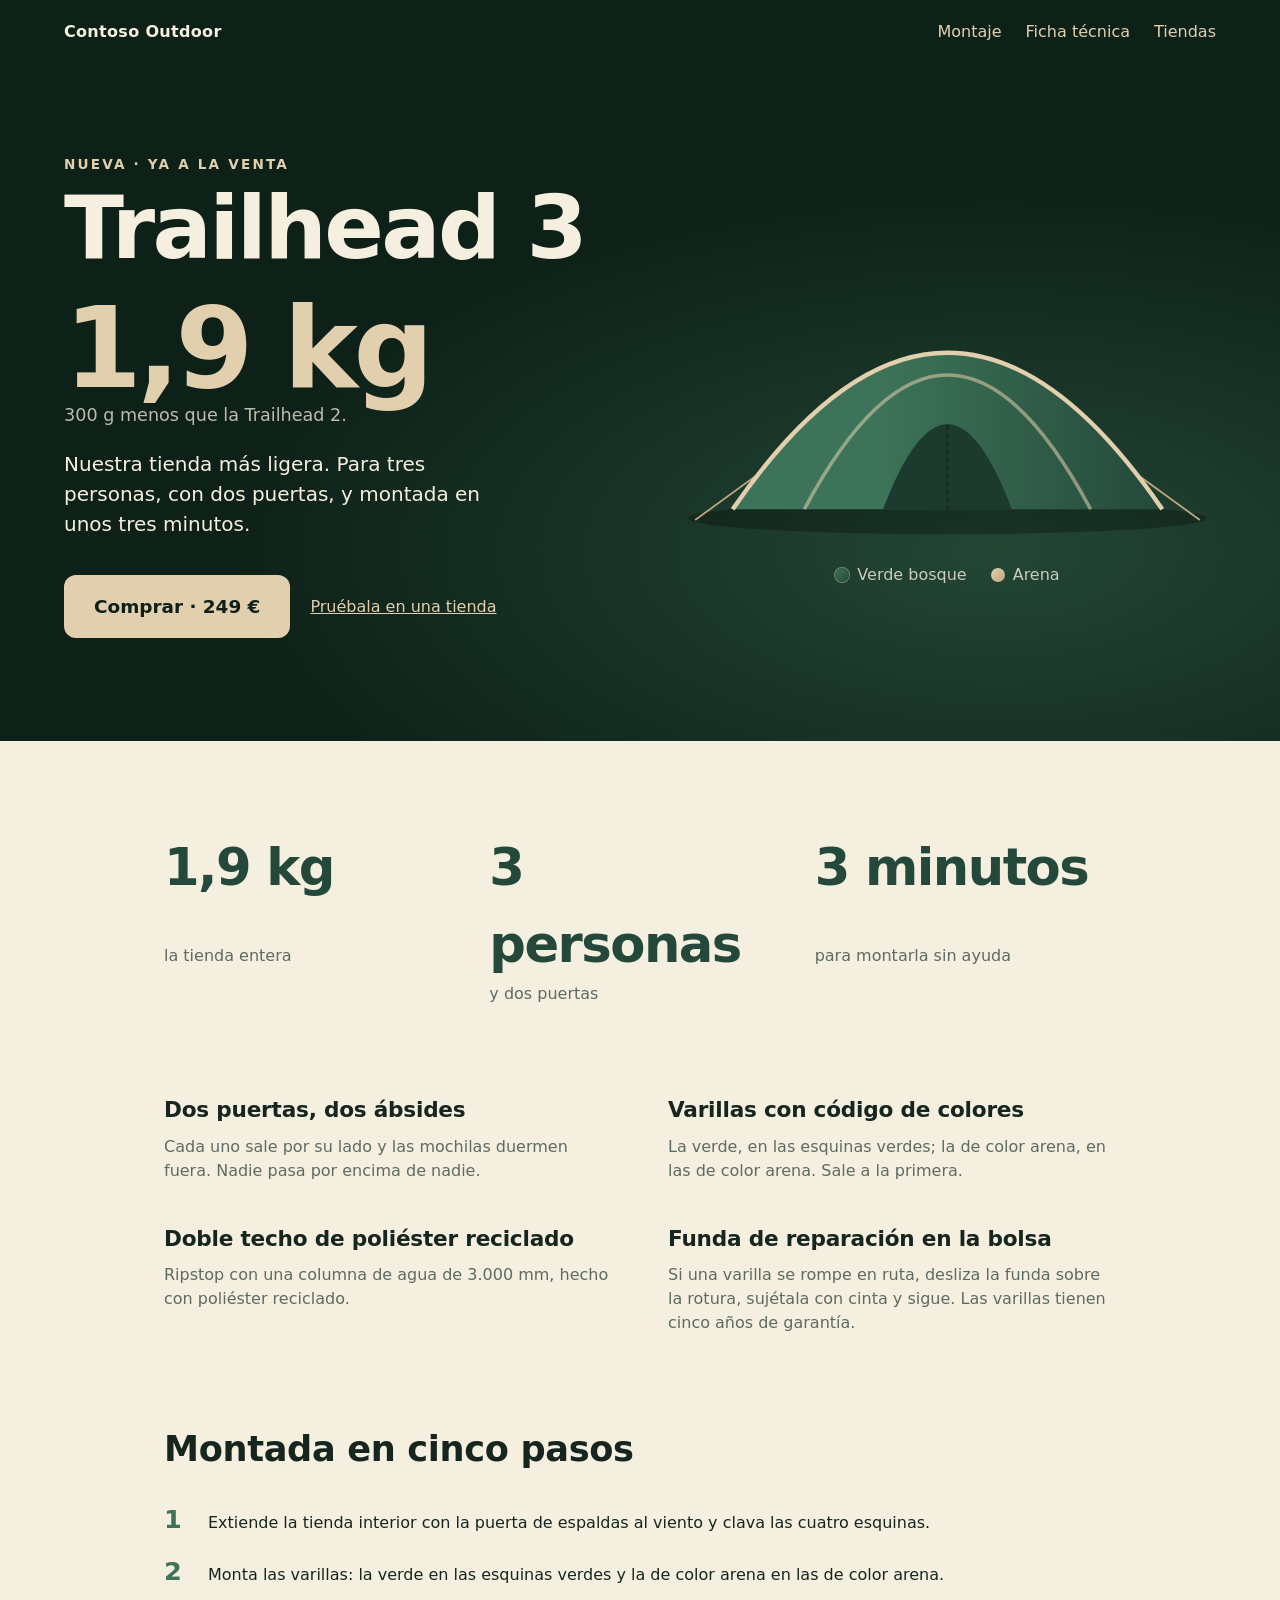
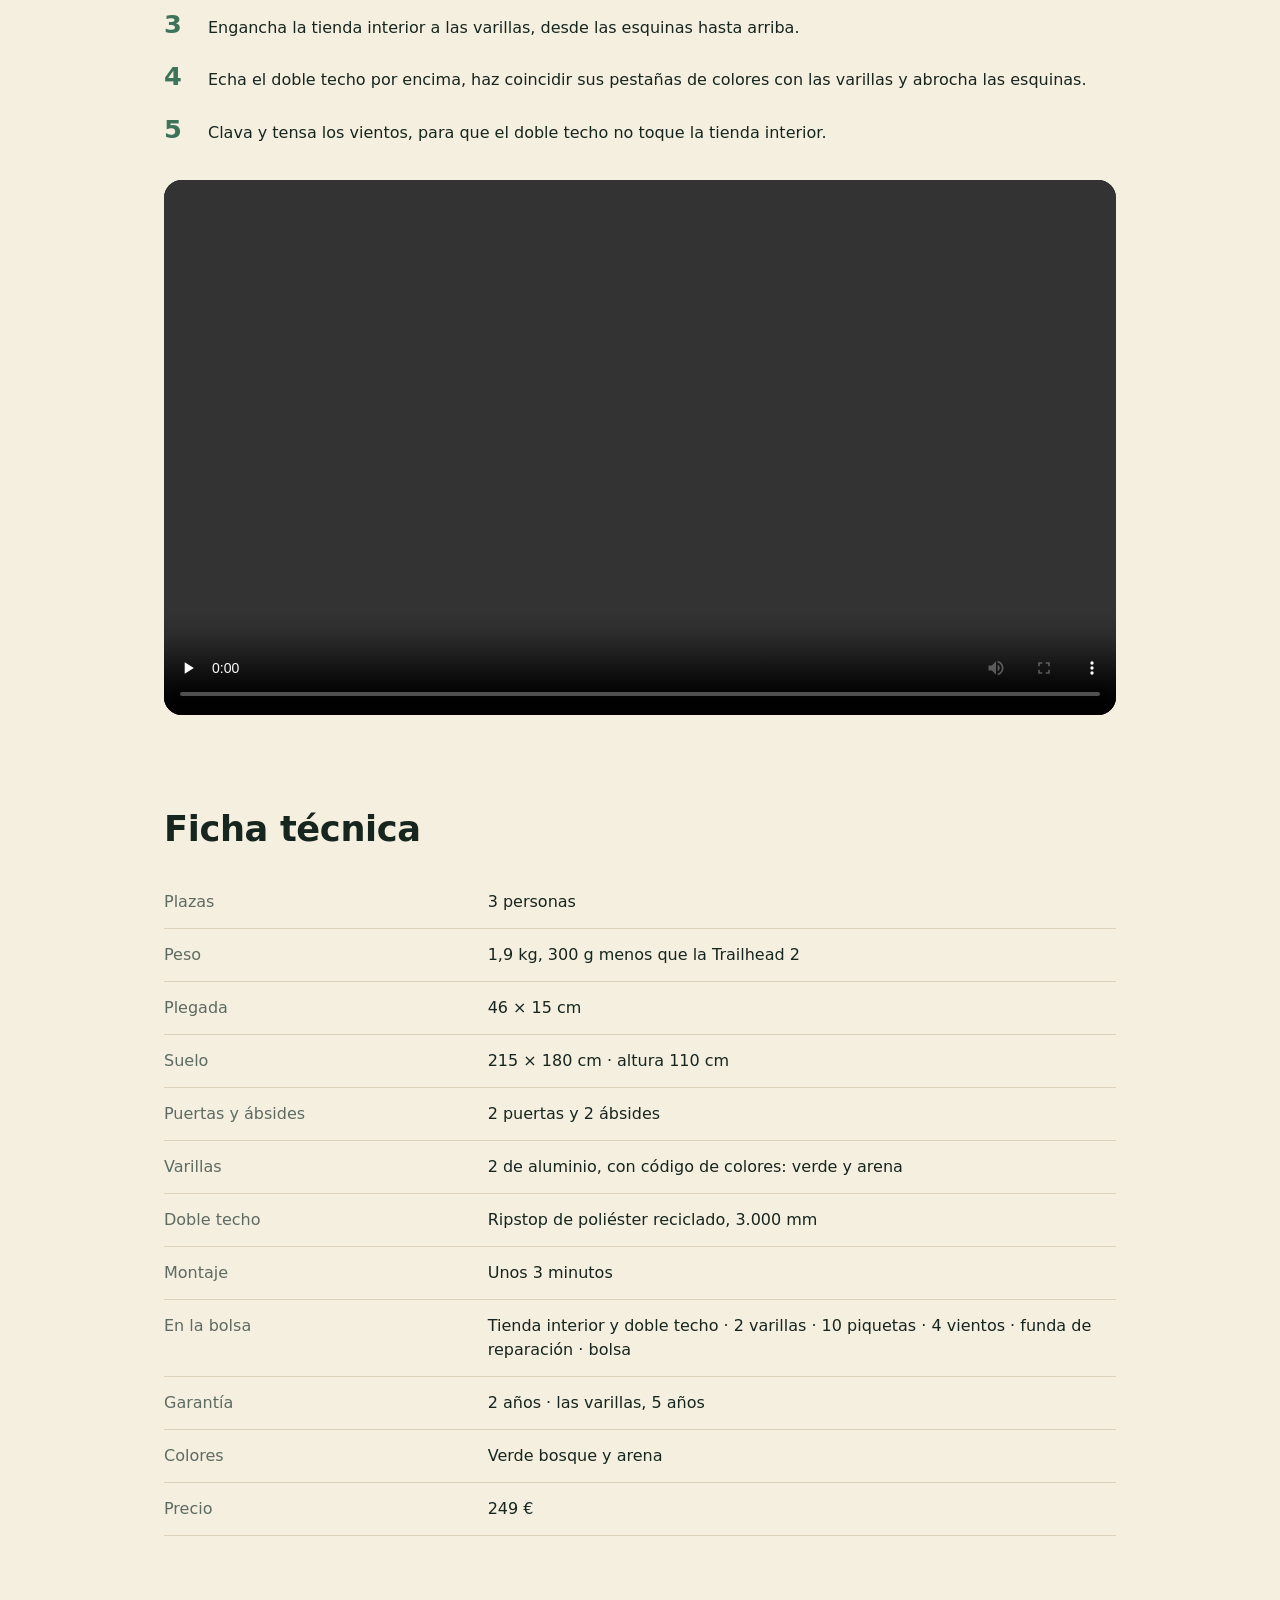
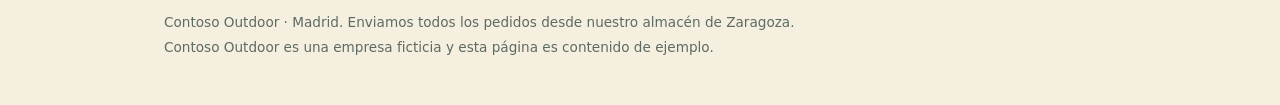
<file: Resources/Demo.noindex/Code/trailhead-3-launch/index.html>
<!doctype html>
<!--
  contoso.com/trailhead-3 · v3, October 15 · Sara Navarro
  Brief: Lucía's voice memo of October 7. Lead with the weight, mention the recycled fly, and never say it's the
  lightest tent on the market. Every fact here comes from the spec sheet: if they ever disagree, the spec sheet wins.
-->
<html lang="es" data-phase="soon">
  <head>
    <meta charset="utf-8" />
    <meta name="viewport" content="width=device-width, initial-scale=1" />
    <title>Trailhead 3 · Contoso Outdoor</title>
    <meta
      name="description"
      content="Trailhead 3: tienda de campaña para tres personas que pesa 1,9 kg y se monta en unos tres minutos. Desde el 3 de noviembre, por 249 €."
    />
    <link rel="stylesheet" href="styles.css" />
    <script type="module" src="countdown.js"></script>
  </head>
  <body>
    <header class="bar">
      <a class="brand" href="https://contoso.com">Contoso Outdoor</a>
      <nav>
        <a href="#montaje">Montaje</a>
        <a href="#ficha">Ficha técnica</a>
        <a href="https://contoso.com/tiendas">Tiendas</a>
      </nav>
    </header>

    <main>
      <section class="hero">
        <div class="pitch">
          <p class="kicker"><span class="soon">Nueva · 3 de noviembre</span><span class="live">Nueva · ya a la venta</span></p>
          <h1>Trailhead 3</h1>
          <p class="weight"><strong>1,9 kg</strong><span>300 g menos que la Trailhead 2.</span></p>
          <p class="lede">Nuestra tienda más ligera. Para tres personas, con dos puertas, y montada en unos tres minutos.</p>

          <div class="soon">
            <p class="when">Llega el martes 3 de noviembre a las 9:00.</p>
            <ol class="countdown" aria-hidden="true">
              <li><b data-unit="days">--</b>días</li>
              <li><b data-unit="hours">--</b>horas</li>
              <li><b data-unit="minutes">--</b>minutos</li>
              <li><b data-unit="seconds">--</b>segundos</li>
            </ol>
            <p class="visually-hidden" data-countdown-sentence></p>

            <form class="notify" action="/api/trailhead-3/notify" method="post">
              <label for="email">¿Te avisamos ese día?</label>
              <div class="field">
                <input id="email" name="email" type="email" autocomplete="email" placeholder="tu@correo.es" required />
                <button type="submit">Avísame</button>
              </div>
              <p class="fine" data-notify-status>
                Te escribiremos una sola vez, el 3 de noviembre a las 9:00, y después borraremos tu dirección.
              </p>
            </form>
          </div>

          <div class="live actions">
            <a class="buy" href="https://contoso.com/trailhead-3/comprar">Comprar · 249 €</a>
            <a class="quiet" href="https://contoso.com/tiendas">Pruébala en una tienda</a>
          </div>
        </div>

        <!-- The spec sheet's drawing until the product photos arrive on October 28 (launch plan). -->
        <figure class="art">
          <svg viewBox="0 0 600 380" role="img" aria-label="La Trailhead 3 montada, en verde bosque">
            <defs>
              <linearGradient id="fly" x1="0" x2="1">
                <stop offset=".35" stop-color="#3d7358" />
                <stop offset="1" stop-color="#24493a" />
              </linearGradient>
            </defs>
            <ellipse cx="300" cy="350" rx="290" ry="18" fill="rgba(0,0,0,.28)" />
            <path d="M95 296 L18 352 M505 296 L582 352" stroke="#bfa57c" stroke-width="2" />
            <path d="M60 340 Q300 -10 540 340 Z" fill="url(#fly)" />
            <path d="M140 340 Q300 40 460 340" fill="none" stroke="#e2cfad" stroke-width="4" opacity=".55" />
            <path d="M60 340 Q300 -10 540 340" fill="none" stroke="#e2cfad" stroke-width="5" />
            <path d="M228 340 Q300 150 372 340 Z" fill="#1d3a2e" />
            <path d="M300 246 V340" stroke="rgba(0,0,0,.35)" stroke-width="2" stroke-dasharray="5 4" />
          </svg>
          <figcaption>
            <ul class="colors">
              <li><i class="forest"></i>Verde bosque</li>
              <li><i class="sand"></i>Arena</li>
            </ul>
          </figcaption>
        </figure>
      </section>

      <!-- The same three numbers as the poster in the stores' kit (Marta's campaign ideas). -->
      <section class="numbers" aria-label="En tres cifras">
        <p><strong>1,9 kg</strong>la tienda entera</p>
        <p><strong>3 personas</strong>y dos puertas</p>
        <p><strong>3 minutos</strong>para montarla sin ayuda</p>
      </section>

      <section class="features">
        <article>
          <h2>Dos puertas, dos ábsides</h2>
          <p>Cada uno sale por su lado y las mochilas duermen fuera. Nadie pasa por encima de nadie.</p>
        </article>
        <article>
          <h2>Varillas con código de colores</h2>
          <p>La verde, en las esquinas verdes; la de color arena, en las de color arena. Sale a la primera.</p>
        </article>
        <article>
          <h2>Doble techo de poliéster reciclado</h2>
          <p>Ripstop con una columna de agua de 3.000 mm, hecho con poliéster reciclado.</p>
        </article>
        <article>
          <h2>Funda de reparación en la bolsa</h2>
          <p>
            Si una varilla se rompe en ruta, desliza la funda sobre la rotura, sujétala con cinta y sigue. Las varillas
            tienen cinco años de garantía.
          </p>
        </article>
      </section>

      <section id="montaje" class="setup">
        <h2>Montada en cinco pasos</h2>
        <ol>
          <li>Extiende la tienda interior con la puerta de espaldas al viento y clava las cuatro esquinas.</li>
          <li>Monta las varillas: la verde en las esquinas verdes y la de color arena en las de color arena.</li>
          <li>Engancha la tienda interior a las varillas, desde las esquinas hasta arriba.</li>
          <li>Echa el doble techo por encima, haz coincidir sus pestañas de colores con las varillas y abrocha las esquinas.</li>
          <li>Clava y tensa los vientos, para que el doble techo no toque la tienda interior.</li>
        </ol>
        <video class="soon" src="media/trailhead-3-teaser.mp4" controls preload="none" playsinline></video>
        <video class="live" src="media/trailhead-3-setup-guide.mp4" controls preload="none" playsinline></video>
      </section>

      <section id="ficha" class="specs">
        <h2>Ficha técnica</h2>
        <table>
          <tr><th scope="row">Plazas</th><td>3 personas</td></tr>
          <tr><th scope="row">Peso</th><td>1,9 kg, 300 g menos que la Trailhead 2</td></tr>
          <tr><th scope="row">Plegada</th><td>46 × 15 cm</td></tr>
          <tr><th scope="row">Suelo</th><td>215 × 180 cm · altura 110 cm</td></tr>
          <tr><th scope="row">Puertas y ábsides</th><td>2 puertas y 2 ábsides</td></tr>
          <tr><th scope="row">Varillas</th><td>2 de aluminio, con código de colores: verde y arena</td></tr>
          <tr><th scope="row">Doble techo</th><td>Ripstop de poliéster reciclado, 3.000 mm</td></tr>
          <tr><th scope="row">Montaje</th><td>Unos 3 minutos</td></tr>
          <tr>
            <th scope="row">En la bolsa</th>
            <td>Tienda interior y doble techo · 2 varillas · 10 piquetas · 4 vientos · funda de reparación · bolsa</td>
          </tr>
          <tr><th scope="row">Garantía</th><td>2 años · las varillas, 5 años</td></tr>
          <tr><th scope="row">Colores</th><td>Verde bosque y arena</td></tr>
          <tr><th scope="row">Precio</th><td>249 €</td></tr>
        </table>
      </section>
    </main>

    <footer>
      <p>Contoso Outdoor · Madrid. Enviamos todos los pedidos desde nuestro almacén de Zaragoza.</p>
      <p>Contoso Outdoor es una empresa ficticia y esta página es contenido de ejemplo.</p>
    </footer>
  </body>
</html>
</file>
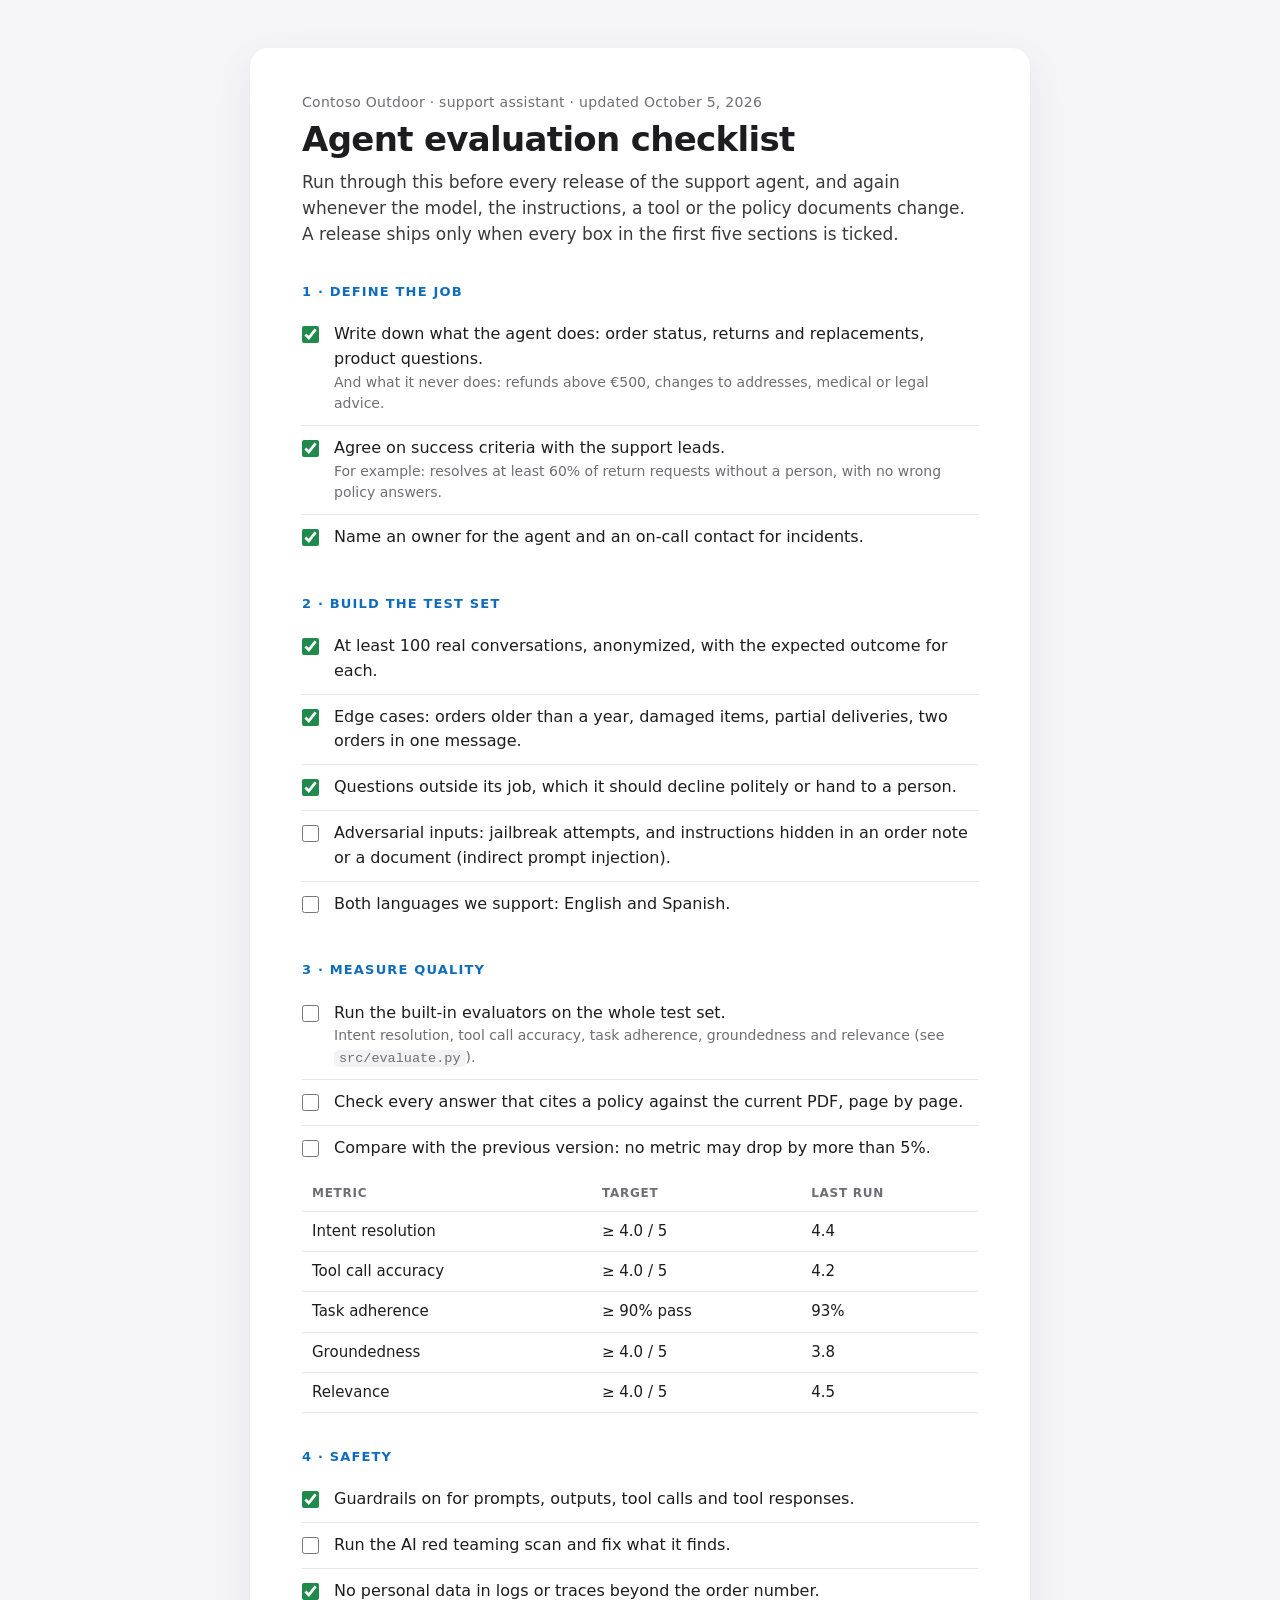
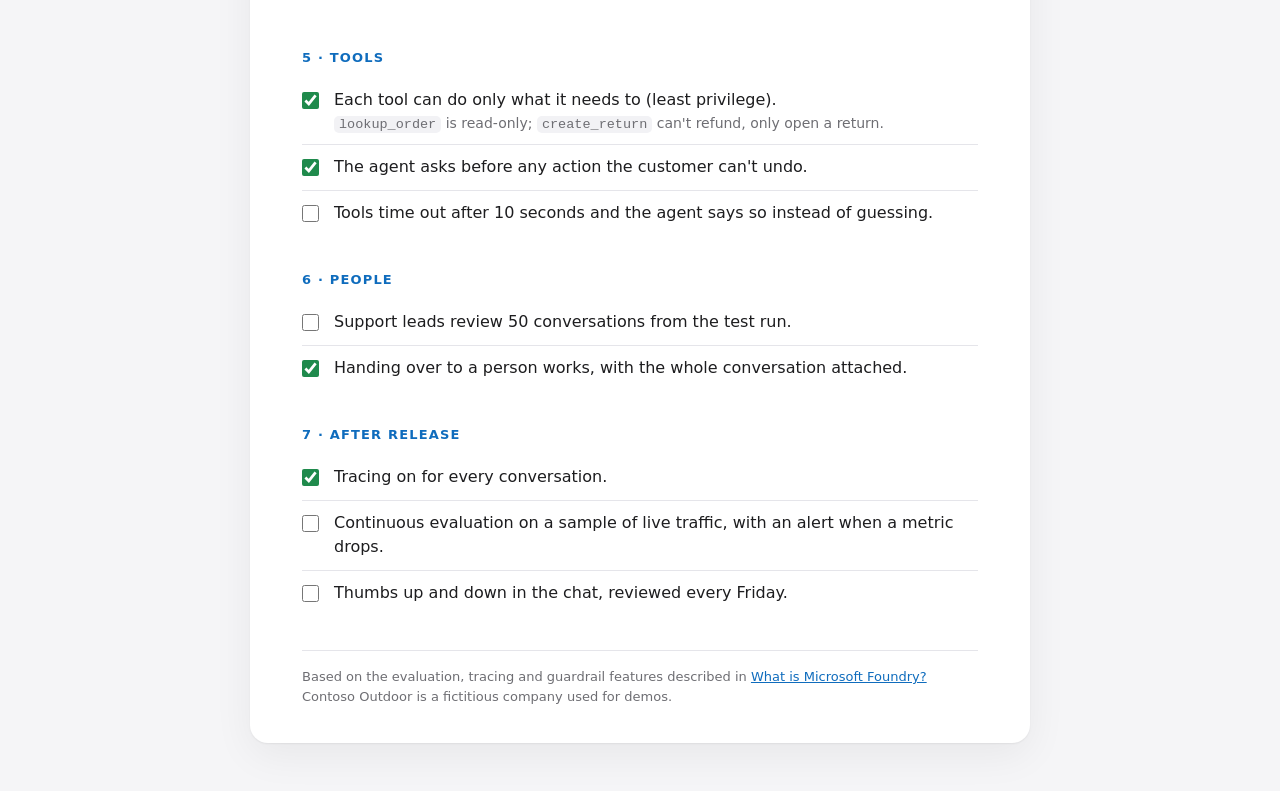
<file: Resources/Demo.noindex/Documents/Agent evaluation checklist.html>
<!doctype html>
<html lang="en">
<head>
<meta charset="utf-8">
<meta name="viewport" content="width=device-width, initial-scale=1">
<title>Agent evaluation checklist</title>
<style>
  :root { color-scheme: light; --ink: #1d1d1f; --muted: #6e6e73; --line: #e5e5ea; --accent: #0f6cbd; --ok: #1f8a4c; }
  * { box-sizing: border-box; }
  body { margin: 0; background: #f5f5f7; color: var(--ink); font: 16px/1.55 system-ui, -apple-system, "Segoe UI", Helvetica, Arial, sans-serif; }
  main { max-width: 780px; margin: 48px auto; padding: 44px 52px 36px; background: #fff; border-radius: 18px; box-shadow: 0 1px 2px rgba(0,0,0,.06), 0 12px 40px rgba(0,0,0,.06); }
  header p { margin: 0; color: var(--muted); font-size: 14px; letter-spacing: .02em; }
  h1 { margin: 6px 0 10px; font-size: 34px; line-height: 1.15; letter-spacing: -.02em; }
  .lede { margin: 0 0 28px; color: #3a3a3c; font-size: 17px; }
  h2 { margin: 34px 0 10px; font-size: 13px; text-transform: uppercase; letter-spacing: .09em; color: var(--accent); }
  ul { list-style: none; margin: 0; padding: 0; }
  li { display: grid; grid-template-columns: 26px 1fr; gap: 6px; padding: 10px 0; border-top: 1px solid var(--line); }
  li:first-child { border-top: 0; }
  input { width: 17px; height: 17px; margin: 4px 0 0; accent-color: var(--ok); }
  li small { display: block; color: var(--muted); font-size: 14px; }
  code { font: 13.5px ui-monospace, "SF Mono", Menlo, Consolas, monospace; background: #f2f2f5; padding: 1px 5px; border-radius: 5px; }
  table { width: 100%; border-collapse: collapse; margin: 6px 0 0; font-size: 15px; }
  th, td { text-align: left; padding: 8px 10px; border-bottom: 1px solid var(--line); }
  th { font-size: 12px; text-transform: uppercase; letter-spacing: .06em; color: var(--muted); font-weight: 600; }
  td:last-child { font-variant-numeric: tabular-nums; white-space: nowrap; }
  footer { margin-top: 34px; padding-top: 16px; border-top: 1px solid var(--line); color: var(--muted); font-size: 13px; }
  footer a { color: var(--accent); }
</style>
</head>
<body>
<main>
  <header>
    <p>Contoso Outdoor · support assistant · updated October 5, 2026</p>
    <h1>Agent evaluation checklist</h1>
  </header>
  <p class="lede">Run through this before every release of the support agent, and again whenever the model, the instructions, a tool or the policy documents change. A release ships only when every box in the first five sections is ticked.</p>

  <h2>1 · Define the job</h2>
  <ul>
    <li><input type="checkbox" checked><div>Write down what the agent does: order status, returns and replacements, product questions.<small>And what it never does: refunds above €500, changes to addresses, medical or legal advice.</small></div></li>
    <li><input type="checkbox" checked><div>Agree on success criteria with the support leads.<small>For example: resolves at least 60% of return requests without a person, with no wrong policy answers.</small></div></li>
    <li><input type="checkbox" checked><div>Name an owner for the agent and an on-call contact for incidents.</div></li>
  </ul>

  <h2>2 · Build the test set</h2>
  <ul>
    <li><input type="checkbox" checked><div>At least 100 real conversations, anonymized, with the expected outcome for each.</div></li>
    <li><input type="checkbox" checked><div>Edge cases: orders older than a year, damaged items, partial deliveries, two orders in one message.</div></li>
    <li><input type="checkbox" checked><div>Questions outside its job, which it should decline politely or hand to a person.</div></li>
    <li><input type="checkbox"><div>Adversarial inputs: jailbreak attempts, and instructions hidden in an order note or a document (indirect prompt injection).</div></li>
    <li><input type="checkbox"><div>Both languages we support: English and Spanish.</div></li>
  </ul>

  <h2>3 · Measure quality</h2>
  <ul>
    <li><input type="checkbox"><div>Run the built-in evaluators on the whole test set.<small>Intent resolution, tool call accuracy, task adherence, groundedness and relevance (see <code>src/evaluate.py</code>).</small></div></li>
    <li><input type="checkbox"><div>Check every answer that cites a policy against the current PDF, page by page.</div></li>
    <li><input type="checkbox"><div>Compare with the previous version: no metric may drop by more than 5%.</div></li>
  </ul>
  <table>
    <thead><tr><th>Metric</th><th>Target</th><th>Last run</th></tr></thead>
    <tbody>
      <tr><td>Intent resolution</td><td>≥ 4.0 / 5</td><td>4.4</td></tr>
      <tr><td>Tool call accuracy</td><td>≥ 4.0 / 5</td><td>4.2</td></tr>
      <tr><td>Task adherence</td><td>≥ 90% pass</td><td>93%</td></tr>
      <tr><td>Groundedness</td><td>≥ 4.0 / 5</td><td>3.8</td></tr>
      <tr><td>Relevance</td><td>≥ 4.0 / 5</td><td>4.5</td></tr>
    </tbody>
  </table>

  <h2>4 · Safety</h2>
  <ul>
    <li><input type="checkbox" checked><div>Guardrails on for prompts, outputs, tool calls and tool responses.</div></li>
    <li><input type="checkbox"><div>Run the AI red teaming scan and fix what it finds.</div></li>
    <li><input type="checkbox" checked><div>No personal data in logs or traces beyond the order number.</div></li>
  </ul>

  <h2>5 · Tools</h2>
  <ul>
    <li><input type="checkbox" checked><div>Each tool can do only what it needs to (least privilege).<small><code>lookup_order</code> is read-only; <code>create_return</code> can't refund, only open a return.</small></div></li>
    <li><input type="checkbox" checked><div>The agent asks before any action the customer can't undo.</div></li>
    <li><input type="checkbox"><div>Tools time out after 10 seconds and the agent says so instead of guessing.</div></li>
  </ul>

  <h2>6 · People</h2>
  <ul>
    <li><input type="checkbox"><div>Support leads review 50 conversations from the test run.</div></li>
    <li><input type="checkbox" checked><div>Handing over to a person works, with the whole conversation attached.</div></li>
  </ul>

  <h2>7 · After release</h2>
  <ul>
    <li><input type="checkbox" checked><div>Tracing on for every conversation.</div></li>
    <li><input type="checkbox"><div>Continuous evaluation on a sample of live traffic, with an alert when a metric drops.</div></li>
    <li><input type="checkbox"><div>Thumbs up and down in the chat, reviewed every Friday.</div></li>
  </ul>

  <footer>
    Based on the evaluation, tracing and guardrail features described in
    <a href="https://learn.microsoft.com/en-us/azure/ai-foundry/what-is-azure-ai-foundry">What is Microsoft Foundry?</a>
    Contoso Outdoor is a fictitious company used for demos.
  </footer>
</main>
</body>
</html>
</file>
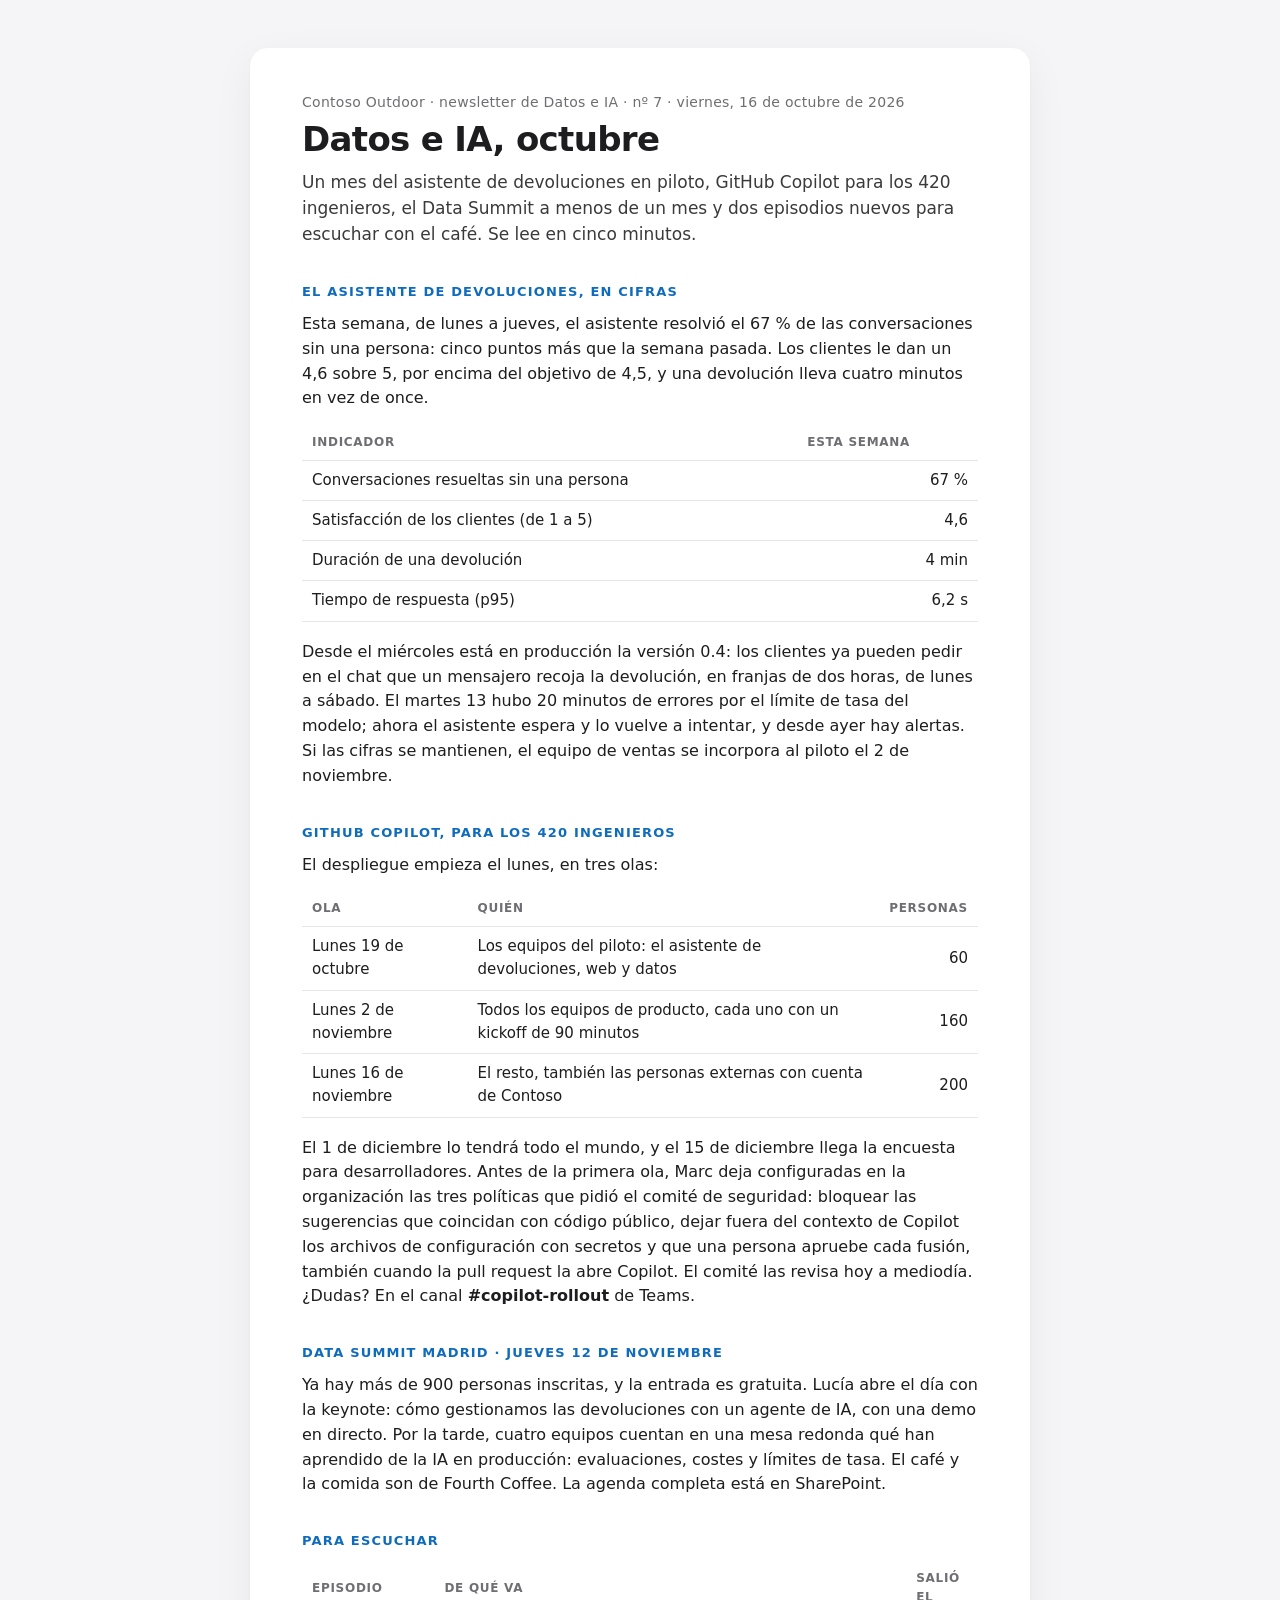
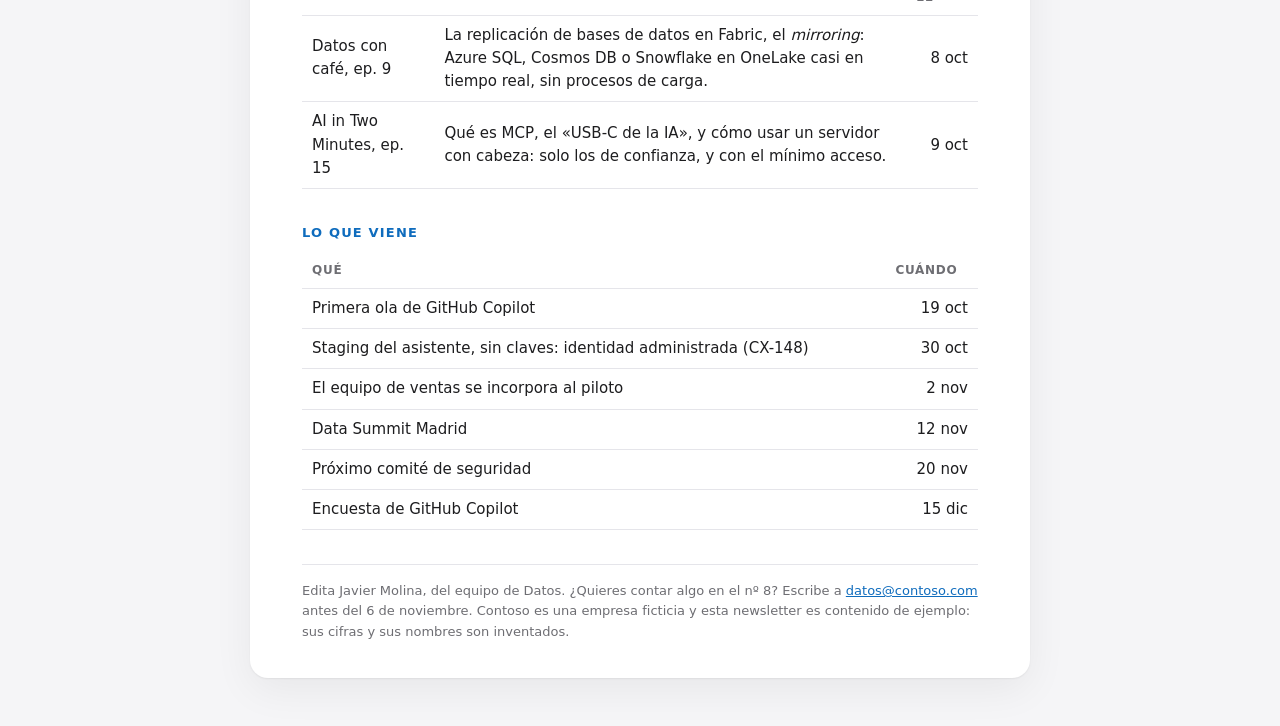
<file: Resources/Demo.noindex/Documents/Newsletter – Datos e IA, octubre.html>
<!doctype html>
<html lang="es">
<head>
<meta charset="utf-8">
<meta name="viewport" content="width=device-width, initial-scale=1">
<title>Datos e IA · octubre · nº 7</title>
<style>
  :root { color-scheme: light; --ink: #1d1d1f; --muted: #6e6e73; --line: #e5e5ea; --accent: #0f6cbd; --ok: #1f8a4c; }
  * { box-sizing: border-box; }
  body { margin: 0; background: #f5f5f7; color: var(--ink); font: 16px/1.55 system-ui, -apple-system, "Segoe UI", Helvetica, Arial, sans-serif; }
  main { max-width: 780px; margin: 48px auto; padding: 44px 52px 36px; background: #fff; border-radius: 18px; box-shadow: 0 1px 2px rgba(0,0,0,.06), 0 12px 40px rgba(0,0,0,.06); }
  header p { margin: 0; color: var(--muted); font-size: 14px; letter-spacing: .02em; }
  h1 { margin: 6px 0 10px; font-size: 34px; line-height: 1.15; letter-spacing: -.02em; }
  .lede { margin: 0 0 28px; color: #3a3a3c; font-size: 17px; }
  h2 { margin: 34px 0 10px; font-size: 13px; text-transform: uppercase; letter-spacing: .09em; color: var(--accent); }
  ul { list-style: none; margin: 0; padding: 0; }
  li { display: grid; grid-template-columns: 26px 1fr; gap: 6px; padding: 10px 0; border-top: 1px solid var(--line); }
  li:first-child { border-top: 0; }
  input { width: 17px; height: 17px; margin: 4px 0 0; accent-color: var(--ok); }
  li small { display: block; color: var(--muted); font-size: 14px; }
  code { font: 13.5px ui-monospace, "SF Mono", Menlo, Consolas, monospace; background: #f2f2f5; padding: 1px 5px; border-radius: 5px; }
  table { width: 100%; border-collapse: collapse; margin: 6px 0 0; font-size: 15px; }
  th, td { text-align: left; padding: 8px 10px; border-bottom: 1px solid var(--line); }
  th { font-size: 12px; text-transform: uppercase; letter-spacing: .06em; color: var(--muted); font-weight: 600; }
  td:last-child { font-variant-numeric: tabular-nums; white-space: nowrap; }
  footer { margin-top: 34px; padding-top: 16px; border-top: 1px solid var(--line); color: var(--muted); font-size: 13px; }
  footer a { color: var(--accent); }
  p { margin: 0 0 14px; }
  td:last-child { text-align: right; }
</style>
</head>
<body>
<main>
  <header>
    <p>Contoso Outdoor · newsletter de Datos e IA · nº 7 · viernes, 16 de octubre de 2026</p>
    <h1>Datos e IA, octubre</h1>
  </header>
  <p class="lede">Un mes del asistente de devoluciones en piloto, GitHub Copilot para los 420 ingenieros, el Data Summit a menos de un mes y dos episodios nuevos para escuchar con el café. Se lee en cinco minutos.</p>

  <h2>El asistente de devoluciones, en cifras</h2>
  <p>Esta semana, de lunes a jueves, el asistente resolvió el 67 % de las conversaciones sin una persona: cinco puntos más que la semana pasada. Los clientes le dan un 4,6 sobre 5, por encima del objetivo de 4,5, y una devolución lleva cuatro minutos en vez de once.</p>
  <table>
    <tr><th>Indicador</th><th>Esta semana</th></tr>
    <tr><td>Conversaciones resueltas sin una persona</td><td>67 %</td></tr>
    <tr><td>Satisfacción de los clientes (de 1 a 5)</td><td>4,6</td></tr>
    <tr><td>Duración de una devolución</td><td>4 min</td></tr>
    <tr><td>Tiempo de respuesta (p95)</td><td>6,2 s</td></tr>
  </table>
  <p style="margin-top:18px">Desde el miércoles está en producción la versión 0.4: los clientes ya pueden pedir en el chat que un mensajero recoja la devolución, en franjas de dos horas, de lunes a sábado. El martes 13 hubo 20 minutos de errores por el límite de tasa del modelo; ahora el asistente espera y lo vuelve a intentar, y desde ayer hay alertas. Si las cifras se mantienen, el equipo de ventas se incorpora al piloto el 2 de noviembre.</p>

  <h2>GitHub Copilot, para los 420 ingenieros</h2>
  <p>El despliegue empieza el lunes, en tres olas:</p>
  <table>
    <tr><th>Ola</th><th>Quién</th><th>Personas</th></tr>
    <tr><td>Lunes 19 de octubre</td><td>Los equipos del piloto: el asistente de devoluciones, web y datos</td><td>60</td></tr>
    <tr><td>Lunes 2 de noviembre</td><td>Todos los equipos de producto, cada uno con un kickoff de 90 minutos</td><td>160</td></tr>
    <tr><td>Lunes 16 de noviembre</td><td>El resto, también las personas externas con cuenta de Contoso</td><td>200</td></tr>
  </table>
  <p style="margin-top:18px">El 1 de diciembre lo tendrá todo el mundo, y el 15 de diciembre llega la encuesta para desarrolladores. Antes de la primera ola, Marc deja configuradas en la organización las tres políticas que pidió el comité de seguridad: bloquear las sugerencias que coincidan con código público, dejar fuera del contexto de Copilot los archivos de configuración con secretos y que una persona apruebe cada fusión, también cuando la pull request la abre Copilot. El comité las revisa hoy a mediodía. ¿Dudas? En el canal <b>#copilot-rollout</b> de Teams.</p>

  <h2>Data Summit Madrid · jueves 12 de noviembre</h2>
  <p>Ya hay más de 900 personas inscritas, y la entrada es gratuita. Lucía abre el día con la keynote: cómo gestionamos las devoluciones con un agente de IA, con una demo en directo. Por la tarde, cuatro equipos cuentan en una mesa redonda qué han aprendido de la IA en producción: evaluaciones, costes y límites de tasa. El café y la comida son de Fourth Coffee. La agenda completa está en SharePoint.</p>

  <h2>Para escuchar</h2>
  <table>
    <tr><th>Episodio</th><th>De qué va</th><th>Salió el</th></tr>
    <tr><td>Datos con café, ep. 9</td><td>La replicación de bases de datos en Fabric, el <i>mirroring</i>: Azure SQL, Cosmos DB o Snowflake en OneLake casi en tiempo real, sin procesos de carga.</td><td>8 oct</td></tr>
    <tr><td>AI in Two Minutes, ep. 15</td><td>Qué es MCP, el «USB-C de la IA», y cómo usar un servidor con cabeza: solo los de confianza, y con el mínimo acceso.</td><td>9 oct</td></tr>
  </table>

  <h2>Lo que viene</h2>
  <table>
    <tr><th>Qué</th><th>Cuándo</th></tr>
    <tr><td>Primera ola de GitHub Copilot</td><td>19 oct</td></tr>
    <tr><td>Staging del asistente, sin claves: identidad administrada (CX-148)</td><td>30 oct</td></tr>
    <tr><td>El equipo de ventas se incorpora al piloto</td><td>2 nov</td></tr>
    <tr><td>Data Summit Madrid</td><td>12 nov</td></tr>
    <tr><td>Próximo comité de seguridad</td><td>20 nov</td></tr>
    <tr><td>Encuesta de GitHub Copilot</td><td>15 dic</td></tr>
  </table>

  <footer>
    Edita Javier Molina, del equipo de Datos. ¿Quieres contar algo en el nº 8? Escribe a
    <a href="mailto:datos@contoso.com">datos@contoso.com</a> antes del 6 de noviembre.
    Contoso es una empresa ficticia y esta newsletter es contenido de ejemplo: sus cifras y sus nombres son inventados.
  </footer>
</main>
</body>
</html>
</file>
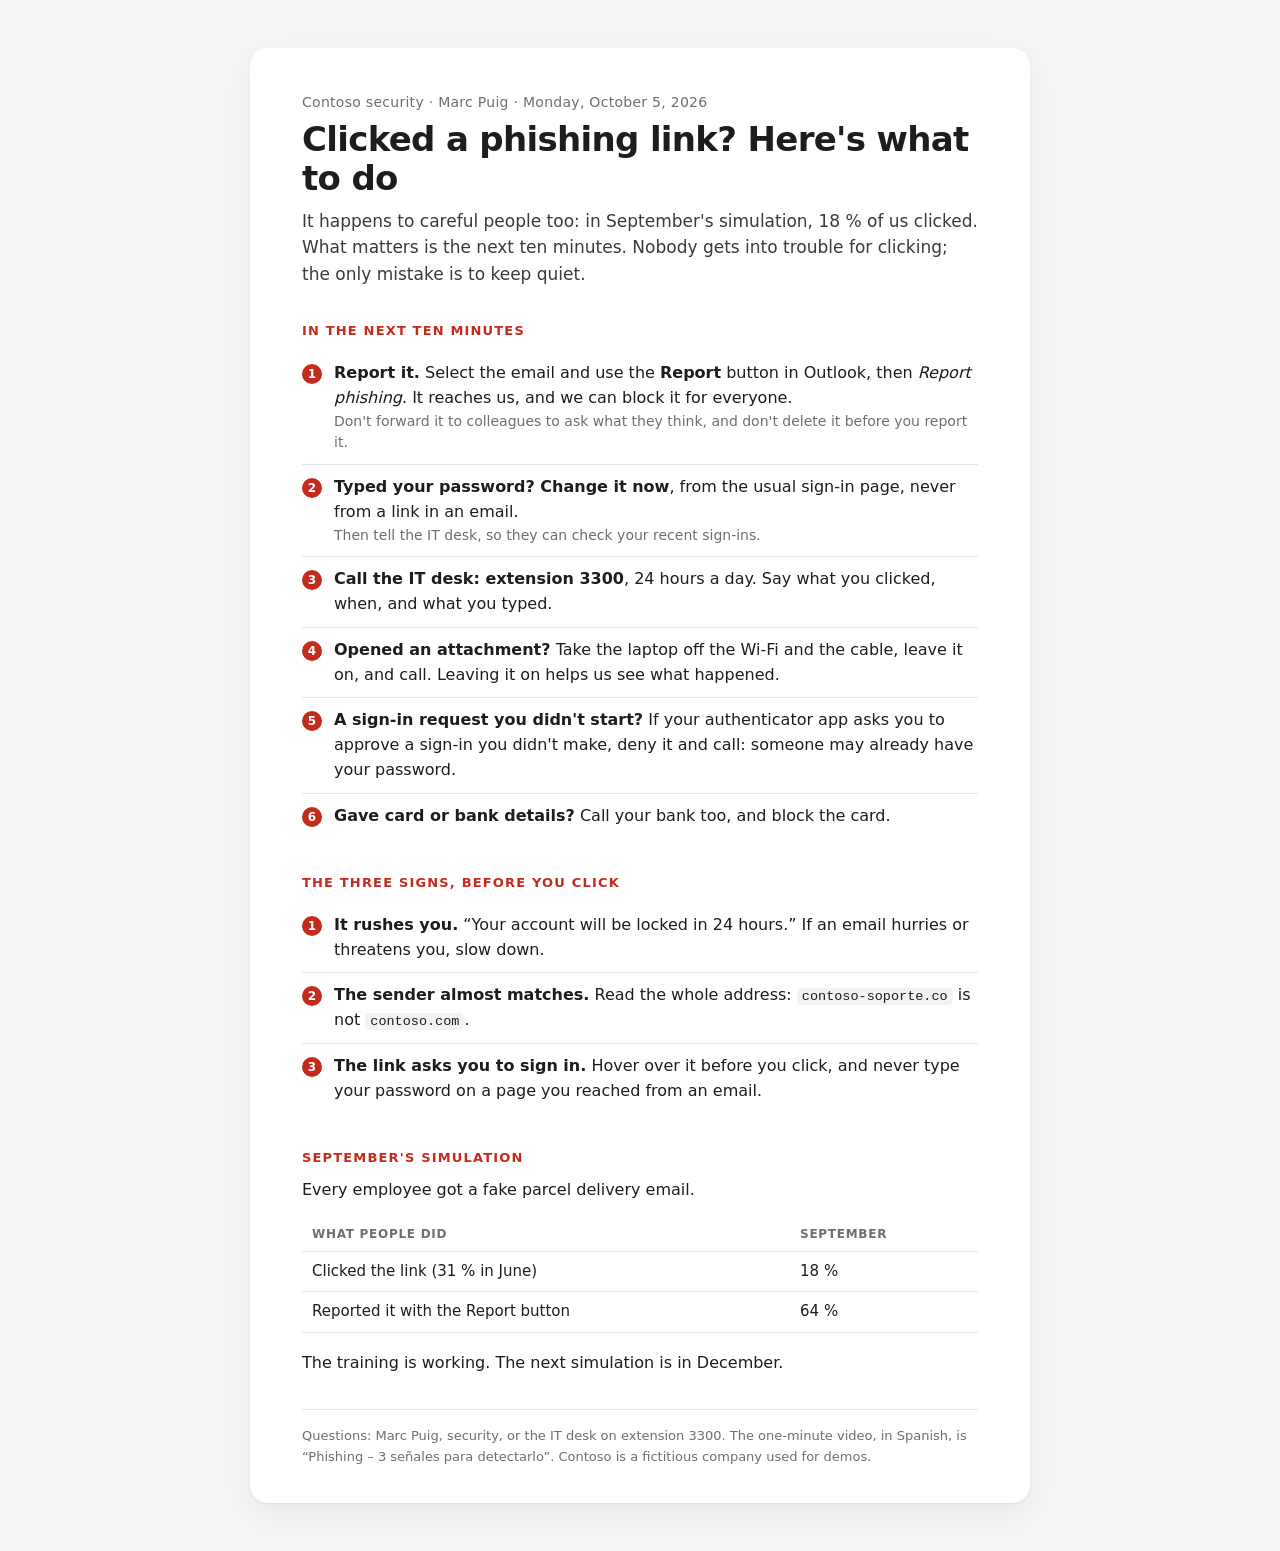
<file: Resources/Demo.noindex/Documents/Phishing – what to do if you clicked.html>
<!doctype html>
<html lang="en">
<head>
<meta charset="utf-8">
<meta name="viewport" content="width=device-width, initial-scale=1">
<title>Phishing – what to do if you clicked</title>
<style>
  :root { color-scheme: light; --ink: #1d1d1f; --muted: #6e6e73; --line: #e5e5ea; --accent: #c42b1c; --ok: #1f8a4c; }
  * { box-sizing: border-box; }
  body { margin: 0; background: #f5f5f7; color: var(--ink); font: 16px/1.55 system-ui, -apple-system, "Segoe UI", Helvetica, Arial, sans-serif; }
  main { max-width: 780px; margin: 48px auto; padding: 44px 52px 36px; background: #fff; border-radius: 18px; box-shadow: 0 1px 2px rgba(0,0,0,.06), 0 12px 40px rgba(0,0,0,.06); }
  header p { margin: 0; color: var(--muted); font-size: 14px; letter-spacing: .02em; }
  h1 { margin: 6px 0 10px; font-size: 34px; line-height: 1.15; letter-spacing: -.02em; }
  .lede { margin: 0 0 28px; color: #3a3a3c; font-size: 17px; }
  h2 { margin: 34px 0 10px; font-size: 13px; text-transform: uppercase; letter-spacing: .09em; color: var(--accent); }
  ul { list-style: none; margin: 0; padding: 0; }
  li { display: grid; grid-template-columns: 26px 1fr; gap: 6px; padding: 10px 0; border-top: 1px solid var(--line); }
  li:first-child { border-top: 0; }
  input { width: 17px; height: 17px; margin: 4px 0 0; accent-color: var(--ok); }
  li small { display: block; color: var(--muted); font-size: 14px; }
  code { font: 13.5px ui-monospace, "SF Mono", Menlo, Consolas, monospace; background: #f2f2f5; padding: 1px 5px; border-radius: 5px; }
  table { width: 100%; border-collapse: collapse; margin: 6px 0 0; font-size: 15px; }
  th, td { text-align: left; padding: 8px 10px; border-bottom: 1px solid var(--line); }
  th { font-size: 12px; text-transform: uppercase; letter-spacing: .06em; color: var(--muted); font-weight: 600; }
  td:last-child { font-variant-numeric: tabular-nums; white-space: nowrap; }
  footer { margin-top: 34px; padding-top: 16px; border-top: 1px solid var(--line); color: var(--muted); font-size: 13px; }
  footer a { color: var(--accent); }
  p { margin: 0 0 14px; }
  .n { width: 20px; height: 20px; margin-top: 3px; border-radius: 50%; background: var(--accent); color: #fff; font-size: 12px; font-weight: 700; display: grid; place-items: center; }
</style>
</head>
<body>
<main>
  <header>
    <p>Contoso security · Marc Puig · Monday, October 5, 2026</p>
    <h1>Clicked a phishing link? Here's what to do</h1>
  </header>
  <p class="lede">It happens to careful people too: in September's simulation, 18 % of us clicked. What matters is the next ten minutes. Nobody gets into trouble for clicking; the only mistake is to keep quiet.</p>

  <h2>In the next ten minutes</h2>
  <ul>
    <li><span class="n">1</span><div><b>Report it.</b> Select the email and use the <b>Report</b> button in Outlook, then <i>Report phishing</i>. It reaches us, and we can block it for everyone.<small>Don't forward it to colleagues to ask what they think, and don't delete it before you report it.</small></div></li>
    <li><span class="n">2</span><div><b>Typed your password? Change it now</b>, from the usual sign-in page, never from a link in an email.<small>Then tell the IT desk, so they can check your recent sign-ins.</small></div></li>
    <li><span class="n">3</span><div><b>Call the IT desk: extension 3300</b>, 24 hours a day. Say what you clicked, when, and what you typed.</div></li>
    <li><span class="n">4</span><div><b>Opened an attachment?</b> Take the laptop off the Wi-Fi and the cable, leave it on, and call. Leaving it on helps us see what happened.</div></li>
    <li><span class="n">5</span><div><b>A sign-in request you didn't start?</b> If your authenticator app asks you to approve a sign-in you didn't make, deny it and call: someone may already have your password.</div></li>
    <li><span class="n">6</span><div><b>Gave card or bank details?</b> Call your bank too, and block the card.</div></li>
  </ul>

  <h2>The three signs, before you click</h2>
  <ul>
    <li><span class="n">1</span><div><b>It rushes you.</b> “Your account will be locked in 24 hours.” If an email hurries or threatens you, slow down.</div></li>
    <li><span class="n">2</span><div><b>The sender almost matches.</b> Read the whole address: <code>contoso-soporte.co</code> is not <code>contoso.com</code>.</div></li>
    <li><span class="n">3</span><div><b>The link asks you to sign in.</b> Hover over it before you click, and never type your password on a page you reached from an email.</div></li>
  </ul>

  <h2>September's simulation</h2>
  <p>Every employee got a fake parcel delivery email.</p>
  <table>
    <tr><th>What people did</th><th>September</th></tr>
    <tr><td>Clicked the link (31 % in June)</td><td>18 %</td></tr>
    <tr><td>Reported it with the Report button</td><td>64 %</td></tr>
  </table>
  <p style="margin-top:18px">The training is working. The next simulation is in December.</p>

  <footer>
    Questions: Marc Puig, security, or the IT desk on extension 3300. The one-minute video, in Spanish, is “Phishing – 3 señales para detectarlo”.
    Contoso is a fictitious company used for demos.
  </footer>
</main>
</body>
</html>
</file>
<file: Resources/Demo.noindex/Code/trailhead-3-launch/styles.css>
/* Trailhead 3's launch page. The colors are the tent's own: the teaser's night green, the fly's forest green and the
   sand of the second color. No web fonts: the page has to be fast on a phone at a campsite. */

:root {
  --night: #0e2118;
  --forest: #24493a;
  --green: #3d7358;
  --sand: #e2cfad;
  --sand-deep: #bfa57c;
  --cream: #f5efe0;
  --ink: #16261f;
  --muted: #5d6b62;
  --line: #ddd3bd;
  color: var(--ink);
  background: var(--cream);
  font-family: system-ui, -apple-system, "Segoe UI", sans-serif;
  line-height: 1.5;
}

* {
  box-sizing: border-box;
}

body {
  margin: 0;
}

/* Phases: html[data-phase] is "soon" until 9:00 CET on November 3 and "live" after (countdown.js). */
[data-phase="soon"] .live,
[data-phase="live"] .soon {
  display: none !important;
}

.visually-hidden {
  position: absolute;
  width: 1px;
  height: 1px;
  overflow: hidden;
  clip-path: inset(50%);
  white-space: nowrap;
}

.bar {
  display: flex;
  align-items: center;
  justify-content: space-between;
  padding: 20px clamp(20px, 5vw, 64px);
  color: var(--cream);
  background: var(--night);
}

.brand {
  color: inherit;
  font-weight: 700;
  letter-spacing: 0.02em;
  text-decoration: none;
}

.bar nav {
  display: flex;
  gap: 24px;
}

.bar nav a {
  color: var(--sand);
  text-decoration: none;
}

.bar nav a:hover {
  color: var(--cream);
}

/* The hero: the weight first, as Lucía asked, then the date or the buy button. */
.hero {
  display: grid;
  grid-template-columns: minmax(0, 1.05fr) minmax(0, 1fr);
  align-items: center;
  gap: clamp(24px, 4vw, 72px);
  padding: clamp(40px, 7vw, 96px) clamp(20px, 5vw, 64px) clamp(56px, 8vw, 112px);
  color: var(--cream);
  background: radial-gradient(1100px 520px at 78% 72%, rgba(61, 115, 88, 0.45), transparent 70%), var(--night);
}

.kicker {
  margin: 0;
  color: var(--sand);
  font-size: 0.85rem;
  font-weight: 600;
  letter-spacing: 0.16em;
  text-transform: uppercase;
}

h1 {
  margin: 12px 0 0;
  font-size: clamp(2.8rem, 7vw, 5.5rem);
  line-height: 0.95;
  letter-spacing: -0.03em;
}

.weight {
  display: flex;
  flex-wrap: wrap;
  align-items: baseline;
  gap: 4px 18px;
  margin: 28px 0 0;
}

.weight strong {
  color: var(--sand);
  font-size: clamp(3.5rem, 9vw, 7rem);
  font-weight: 800;
  line-height: 0.9;
  letter-spacing: -0.04em;
}

.weight span {
  color: rgba(245, 239, 224, 0.75);
  font-size: 1.1rem;
}

.lede {
  max-width: 34ch;
  margin: 20px 0 0;
  font-size: 1.25rem;
}

.when {
  margin: 36px 0 0;
  color: var(--sand);
  font-weight: 600;
}

.countdown {
  display: flex;
  gap: 12px;
  margin: 14px 0 0;
  padding: 0;
  list-style: none;
}

.countdown li {
  display: grid;
  min-width: 84px;
  padding: 12px 10px 10px;
  border: 1px solid rgba(226, 207, 173, 0.25);
  border-radius: 14px;
  color: rgba(245, 239, 224, 0.7);
  font-size: 0.8rem;
  text-align: center;
}

.countdown b {
  color: var(--cream);
  font-size: 2.2rem;
  font-variant-numeric: tabular-nums;
  line-height: 1.1;
}

.notify {
  max-width: 460px;
  margin-top: 32px;
}

.notify label {
  font-weight: 600;
}

.field {
  display: flex;
  gap: 8px;
  margin-top: 10px;
}

.field input {
  flex: 1;
  min-width: 0;
  padding: 14px 16px;
  border: 1px solid rgba(226, 207, 173, 0.4);
  border-radius: 12px;
  color: var(--cream);
  background: rgba(255, 255, 255, 0.06);
  font: inherit;
}

.field input::placeholder {
  color: rgba(245, 239, 224, 0.45);
}

.field button,
.buy {
  padding: 14px 22px;
  border: 0;
  border-radius: 12px;
  color: var(--night);
  background: var(--sand);
  font: inherit;
  font-weight: 700;
  text-decoration: none;
  cursor: pointer;
}

.field button:hover,
.buy:hover {
  background: var(--cream);
}

:focus-visible {
  outline: 3px solid var(--sand);
  outline-offset: 3px;
}

.fine {
  margin: 10px 0 0;
  color: rgba(245, 239, 224, 0.65);
  font-size: 0.85rem;
}

.actions {
  display: flex;
  flex-wrap: wrap;
  align-items: center;
  gap: 20px;
  margin-top: 36px;
}

.buy {
  padding: 18px 30px;
  font-size: 1.15rem;
}

.quiet {
  color: var(--sand);
}

.art {
  margin: 0;
}

.art svg {
  display: block;
  width: 100%;
  height: auto;
}

.colors {
  display: flex;
  justify-content: center;
  gap: 24px;
  margin: 18px 0 0;
  padding: 0;
  color: rgba(245, 239, 224, 0.8);
  list-style: none;
}

.colors i {
  display: inline-block;
  width: 14px;
  height: 14px;
  margin-right: 8px;
  border-radius: 50%;
  vertical-align: -2px;
}

.colors .forest {
  background: linear-gradient(135deg, var(--green), var(--forest));
  box-shadow: 0 0 0 1px rgba(226, 207, 173, 0.5);
}

.colors .sand {
  background: linear-gradient(135deg, var(--sand), var(--sand-deep));
}

/* Below the hero: one column of reading width, on the cream of the tent's inner. */
.numbers,
.features,
.setup,
.specs {
  max-width: 1080px;
  margin: 0 auto;
  padding: clamp(48px, 7vw, 88px) clamp(20px, 5vw, 64px) 0;
}

.numbers {
  display: grid;
  grid-template-columns: repeat(3, 1fr);
  gap: 24px;
}

.numbers p {
  display: grid;
  margin: 0;
  color: var(--muted);
}

.numbers strong {
  color: var(--forest);
  font-size: clamp(2rem, 4.5vw, 3.2rem);
  letter-spacing: -0.03em;
}

.features {
  display: grid;
  grid-template-columns: repeat(2, 1fr);
  gap: 40px 56px;
}

h2 {
  margin: 0;
  font-size: 1.35rem;
  letter-spacing: -0.01em;
}

.features p {
  margin: 8px 0 0;
  color: var(--muted);
}

.setup h2,
.specs h2 {
  font-size: clamp(1.6rem, 3vw, 2.2rem);
}

.setup ol {
  display: grid;
  gap: 14px;
  margin: 24px 0 0;
  padding: 0;
  list-style: none;
  counter-reset: step;
}

.setup li {
  display: grid;
  grid-template-columns: 44px 1fr;
  align-items: baseline;
  counter-increment: step;
}

.setup li::before {
  content: counter(step);
  color: var(--green);
  font-size: 1.6rem;
  font-weight: 800;
}

.setup video {
  display: block;
  width: 100%;
  margin-top: 32px;
  border-radius: 18px;
  background: var(--night);
  aspect-ratio: 16 / 9;
}

.specs table {
  width: 100%;
  margin-top: 20px;
  border-collapse: collapse;
}

.specs th,
.specs td {
  padding: 14px 0;
  border-bottom: 1px solid var(--line);
  text-align: left;
  vertical-align: top;
}

.specs th {
  width: 34%;
  padding-right: 24px;
  color: var(--muted);
  font-weight: 500;
}

footer {
  max-width: 1080px;
  margin: 0 auto;
  padding: 72px clamp(20px, 5vw, 64px) 48px;
  color: var(--muted);
  font-size: 0.85rem;
}

footer p {
  margin: 4px 0 0;
}

@media (max-width: 760px) {
  .hero,
  .features {
    grid-template-columns: 1fr;
  }

  .bar nav a:not(:last-child) {
    display: none;
  }

  .countdown li {
    min-width: 0;
    flex: 1;
  }

  .countdown b {
    font-size: 1.7rem;
  }

  .numbers {
    grid-template-columns: 1fr;
    gap: 16px;
  }
}
</file>
